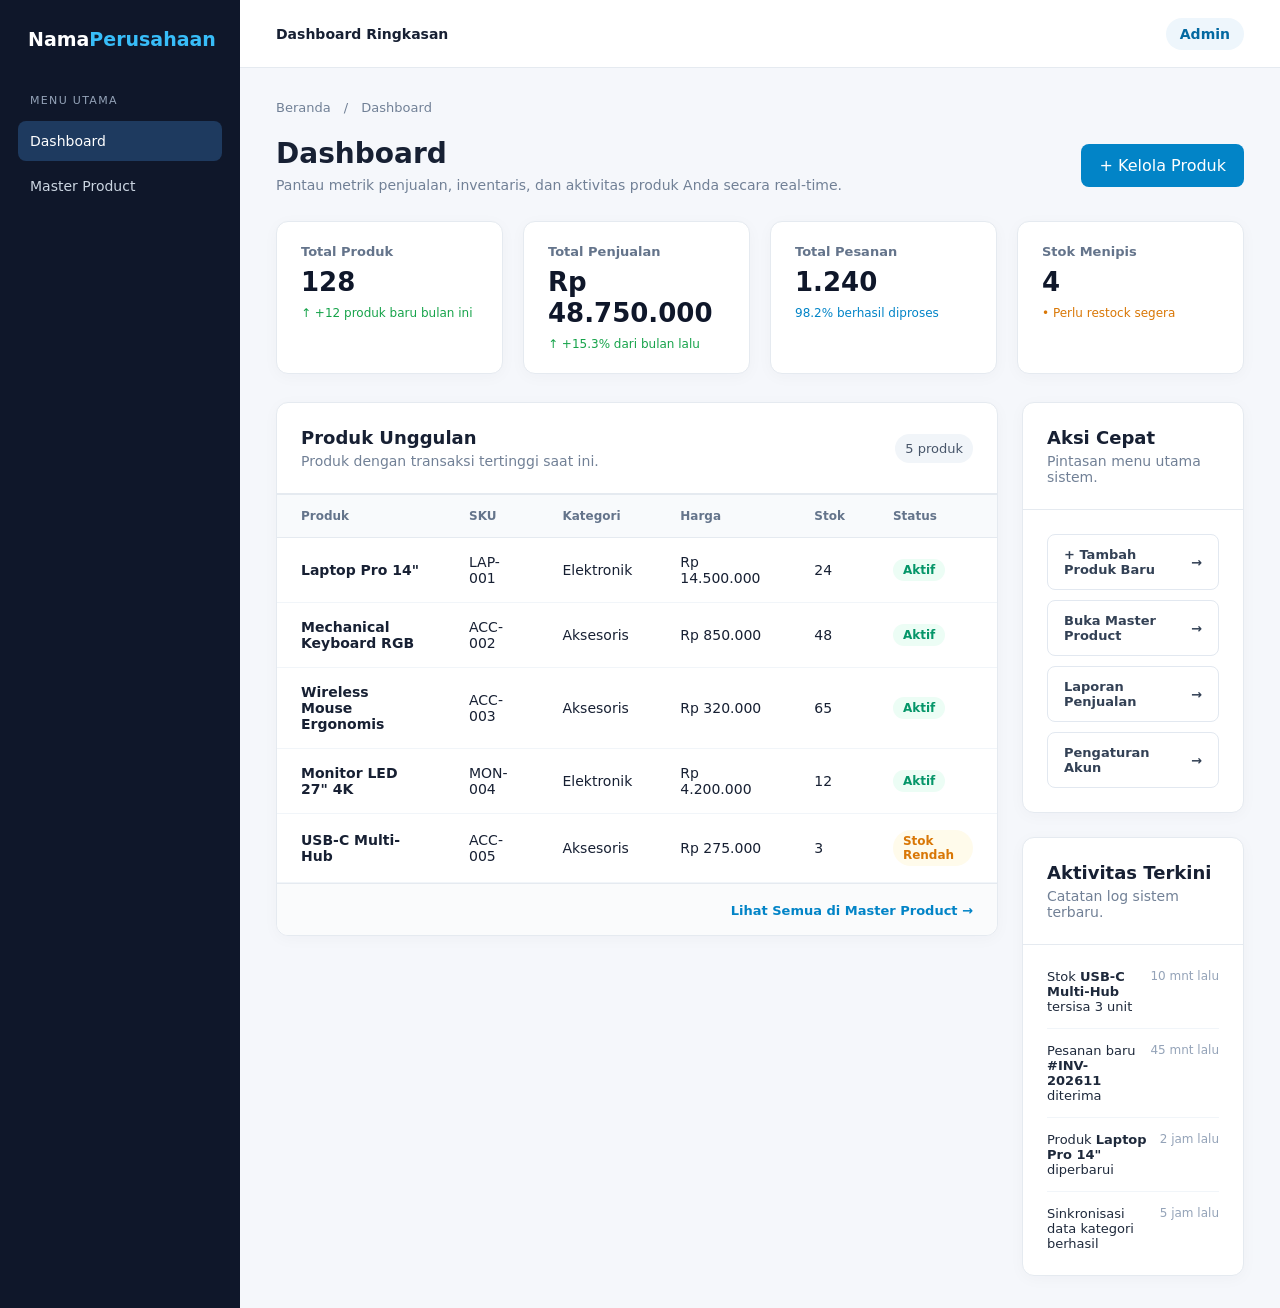
<file: index.html>
<!doctype html>
<html lang="id">
<head>
  <meta charset="utf-8">
  <meta name="viewport" content="width=device-width, initial-scale=1">
  <title>Dashboard</title>
  <link rel="stylesheet" href="master-product.css">
</head>
<body>
  <div class="layout">
    <aside class="sidebar" aria-label="Navigasi utama">
      <a class="brand" href="index.html">Nama<span>Perusahaan</span></a>
      <p class="nav-label">MENU UTAMA</p>
      <nav>
        <a class="active" href="index.html" aria-current="page">Dashboard</a>
        <a href="master-product.html">Master Product</a>
      </nav>
    </aside>

    <div class="main-area">
      <header class="topbar"><span>Dashboard Ringkasan</span><span class="account">Admin</span></header>

      <main class="content">
        <div class="breadcrumb">Beranda <span>/</span> Dashboard</div>

        <section class="heading">
          <div>
            <h1>Dashboard</h1>
            <p>Pantau metrik penjualan, inventaris, dan aktivitas produk Anda secara real-time.</p>
          </div>
          <a class="primary" href="master-product.html">+ Kelola Produk</a>
        </section>

        <!-- Kartu Metrik / Statistik -->
        <section class="stats-grid" aria-label="Ringkasan statistik">
          <div class="stat-card">
            <span class="stat-label">Total Produk</span>
            <span class="stat-value">128</span>
            <span class="stat-desc success">&uarr; +12 produk baru bulan ini</span>
          </div>
          <div class="stat-card">
            <span class="stat-label">Total Penjualan</span>
            <span class="stat-value">Rp 48.750.000</span>
            <span class="stat-desc success">&uarr; +15.3% dari bulan lalu</span>
          </div>
          <div class="stat-card">
            <span class="stat-label">Total Pesanan</span>
            <span class="stat-value">1.240</span>
            <span class="stat-desc info">98.2% berhasil diproses</span>
          </div>
          <div class="stat-card">
            <span class="stat-label">Stok Menipis</span>
            <span class="stat-value">4</span>
            <span class="stat-desc warning">&bull; Perlu restock segera</span>
          </div>
        </section>

        <!-- Layout Konten Dashboard -->
        <div class="dashboard-layout">
          <!-- Tabel Produk Unggulan -->
          <section class="card" aria-label="Produk terpopuler">
            <div class="card-head">
              <div>
                <h2>Produk Unggulan</h2>
                <p>Produk dengan transaksi tertinggi saat ini.</p>
              </div>
              <span class="count">5 produk</span>
            </div>
            <div class="table-wrap">
              <table class="table-compact">
                <thead>
                  <tr>
                    <th>Produk</th>
                    <th>SKU</th>
                    <th>Kategori</th>
                    <th>Harga</th>
                    <th>Stok</th>
                    <th>Status</th>
                  </tr>
                </thead>
                <tbody>
                  <tr>
                    <td><strong>Laptop Pro 14"</strong></td>
                    <td>LAP-001</td>
                    <td>Elektronik</td>
                    <td>Rp 14.500.000</td>
                    <td>24</td>
                    <td><span class="badge-status success">Aktif</span></td>
                  </tr>
                  <tr>
                    <td><strong>Mechanical Keyboard RGB</strong></td>
                    <td>ACC-002</td>
                    <td>Aksesoris</td>
                    <td>Rp 850.000</td>
                    <td>48</td>
                    <td><span class="badge-status success">Aktif</span></td>
                  </tr>
                  <tr>
                    <td><strong>Wireless Mouse Ergonomis</strong></td>
                    <td>ACC-003</td>
                    <td>Aksesoris</td>
                    <td>Rp 320.000</td>
                    <td>65</td>
                    <td><span class="badge-status success">Aktif</span></td>
                  </tr>
                  <tr>
                    <td><strong>Monitor LED 27" 4K</strong></td>
                    <td>MON-004</td>
                    <td>Elektronik</td>
                    <td>Rp 4.200.000</td>
                    <td>12</td>
                    <td><span class="badge-status success">Aktif</span></td>
                  </tr>
                  <tr>
                    <td><strong>USB-C Multi-Hub</strong></td>
                    <td>ACC-005</td>
                    <td>Aksesoris</td>
                    <td>Rp 275.000</td>
                    <td>3</td>
                    <td><span class="badge-status warning">Stok Rendah</span></td>
                  </tr>
                </tbody>
              </table>
            </div>
            <div class="card-footer">
              <a href="master-product.html">Lihat Semua di Master Product &rarr;</a>
            </div>
          </section>

          <!-- Kolom Samping: Aksi Cepat & Aktivitas Terkini -->
          <div style="display: flex; flex-direction: column; gap: 24px;">
            <!-- Aksi Cepat -->
            <section class="card" aria-label="Aksi Cepat">
              <div class="card-head">
                <div>
                  <h2>Aksi Cepat</h2>
                  <p>Pintasan menu utama sistem.</p>
                </div>
              </div>
              <div class="card-body">
                <div class="quick-links">
                  <a href="master-product.html" class="quick-btn">
                    <span>+ Tambah Produk Baru</span>
                    <span>&rarr;</span>
                  </a>
                  <a href="master-product.html" class="quick-btn">
                    <span>Buka Master Product</span>
                    <span>&rarr;</span>
                  </a>
                  <a href="#" class="quick-btn">
                    <span>Laporan Penjualan</span>
                    <span>&rarr;</span>
                  </a>
                  <a href="#" class="quick-btn">
                    <span>Pengaturan Akun</span>
                    <span>&rarr;</span>
                  </a>
                </div>
              </div>
            </section>

            <!-- Aktivitas Terkini -->
            <section class="card" aria-label="Aktivitas Terkini">
              <div class="card-head">
                <div>
                  <h2>Aktivitas Terkini</h2>
                  <p>Catatan log sistem terbaru.</p>
                </div>
              </div>
              <div class="card-body">
                <ul class="activity-list">
                  <li class="activity-item">
                    <span class="activity-text">Stok <strong>USB-C Multi-Hub</strong> tersisa 3 unit</span>
                    <span class="activity-time">10 mnt lalu</span>
                  </li>
                  <li class="activity-item">
                    <span class="activity-text">Pesanan baru <strong>#INV-202611</strong> diterima</span>
                    <span class="activity-time">45 mnt lalu</span>
                  </li>
                  <li class="activity-item">
                    <span class="activity-text">Produk <strong>Laptop Pro 14"</strong> diperbarui</span>
                    <span class="activity-time">2 jam lalu</span>
                  </li>
                  <li class="activity-item">
                    <span class="activity-text">Sinkronisasi data kategori berhasil</span>
                    <span class="activity-time">5 jam lalu</span>
                  </li>
                </ul>
              </div>
            </section>
          </div>
        </div>
      </main>
    </div>
  </div>
</body>
</html>
</file>
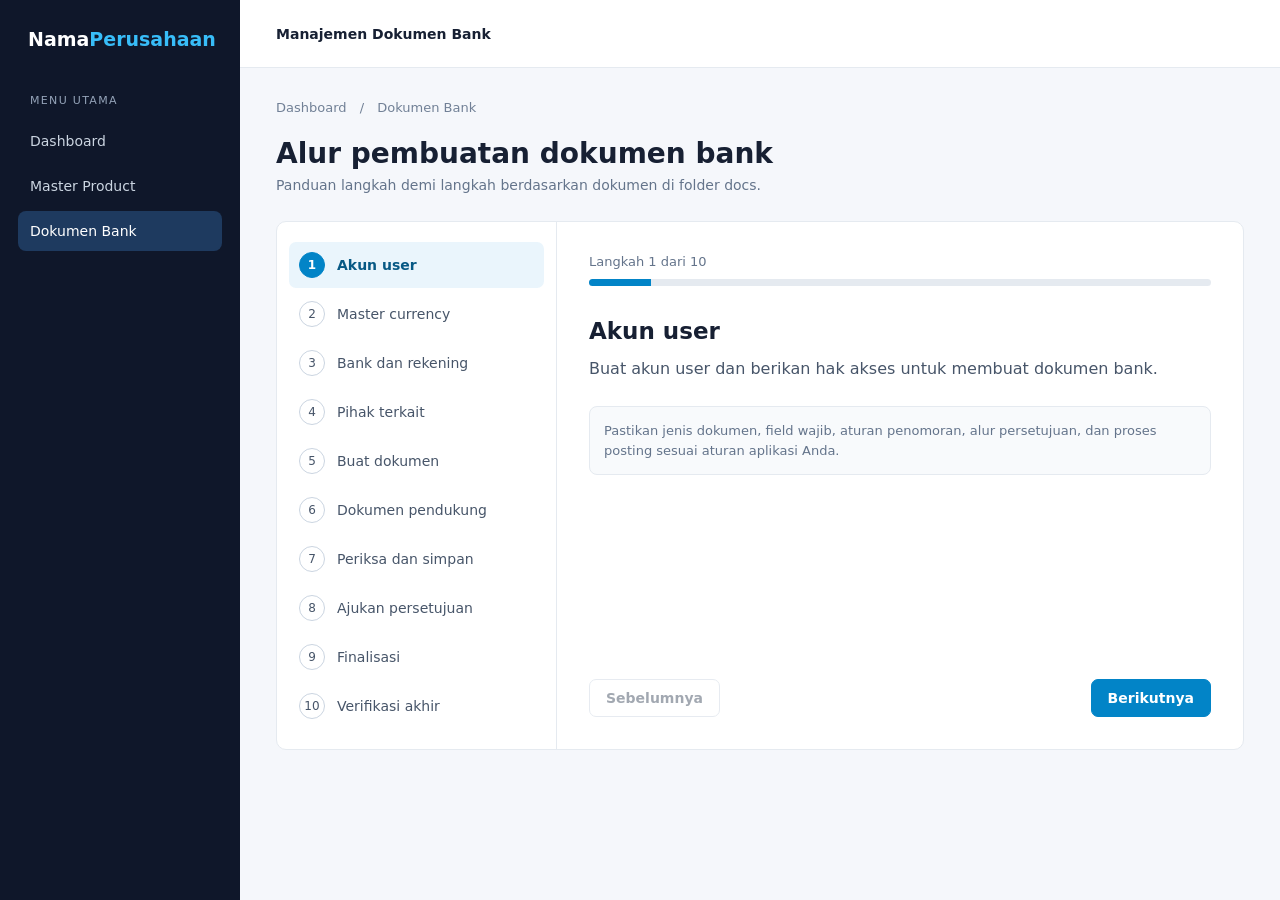
<file: dokumen-bank.html>
<!doctype html>
<html lang="id">
<head>
  <meta charset="utf-8">
  <meta name="viewport" content="width=device-width, initial-scale=1">
  <title>Alur Dokumen Bank</title>
  <style>
    :root{font-family:system-ui,-apple-system,sans-serif;color:#172033;background:#f5f7fb}*{box-sizing:border-box}body{margin:0}.layout{display:flex;min-height:100vh}.sidebar{width:240px;flex:none;background:#0f172a;color:#cbd5e1;padding:28px 18px}.brand{display:block;color:#fff;font-size:19px;font-weight:700;text-decoration:none;margin:0 10px 44px}.brand span{color:#38bdf8}.nav-label{font-size:11px;letter-spacing:.12em;margin:0 12px 14px;color:#94a3b8}.sidebar nav{display:grid;gap:5px}.sidebar nav a{color:#cbd5e1;text-decoration:none;padding:12px;border-radius:8px;font-size:14px}.sidebar nav a:hover,.sidebar nav a.active{color:#fff;background:#1e3a5f}.main-area{min-width:0;flex:1}.topbar{height:68px;background:#fff;border-bottom:1px solid #e5eaf0;display:flex;align-items:center;padding:0 36px;font-size:14px;font-weight:600}.content{max-width:1100px;margin:auto;padding:32px 36px}.breadcrumb{font-size:13px;color:#718096;margin-bottom:22px}.breadcrumb span{padding:0 9px}h1{font-size:28px;margin:0 0 7px}.intro{color:#64748b;margin:0 0 28px;font-size:14px}.widget{background:#fff;border:1px solid #e5eaf0;border-radius:10px;display:grid;grid-template-columns:280px minmax(0,1fr);overflow:hidden}.steps{border-right:1px solid #e5eaf0;padding:20px 12px;display:grid;align-content:start;gap:3px}.step{width:100%;border:0;background:transparent;text-align:left;display:flex;align-items:center;gap:12px;padding:10px;border-radius:7px;color:#475569;font:14px system-ui;cursor:pointer}.step:hover{background:#f1f5f9}.step[aria-current="step"]{background:#eaf5fc;color:#075985;font-weight:650}.number{display:grid;place-items:center;flex:none;width:26px;height:26px;border:1px solid #cbd5e1;border-radius:50%;font-size:12px}.step[aria-current="step"] .number{border-color:#0284c7;background:#0284c7;color:#fff}.step.done .number{border-color:#15803d;color:#15803d}.panel{padding:32px;min-height:410px;display:flex;flex-direction:column}.progress-label{font-size:13px;color:#64748b;margin:0 0 10px}.progress{height:7px;background:#e5eaf0;border-radius:8px;overflow:hidden}.progress span{display:block;height:100%;background:#0284c7;transition:width .15s ease}.panel h2{font-size:23px;margin:32px 0 12px}.description{font-size:16px;line-height:1.65;color:#475569;margin:0}.note{font-size:13px;color:#64748b;background:#f8fafc;border:1px solid #e5eaf0;border-radius:8px;padding:14px;margin-top:24px;line-height:1.5}.actions{display:flex;justify-content:space-between;gap:12px;margin-top:auto;padding-top:32px}button.action{border:1px solid #cbd5e1;border-radius:7px;background:#fff;color:#334155;padding:10px 16px;font:600 14px system-ui;cursor:pointer}button.action.primary{background:#0284c7;border-color:#0284c7;color:#fff}button.action:hover:not(:disabled){filter:brightness(.94)}button.action:disabled{opacity:.45;cursor:default}button:focus-visible,a:focus-visible{outline:2px solid #0284c7;outline-offset:2px}@media(max-width:800px){.layout{display:block}.sidebar{width:auto;padding:16px}.brand{margin:0 0 12px}.nav-label{display:none}.sidebar nav{display:flex;flex-wrap:wrap}.topbar{height:56px;padding:0 18px}.content{padding:24px 16px}.widget{grid-template-columns:1fr}.steps{border-right:0;border-bottom:1px solid #e5eaf0;display:flex;overflow-x:auto;padding:12px}.step{min-width:160px}.panel{padding:24px;min-height:360px}}
  </style>
</head>
<body>
  <div class="layout">
    <aside class="sidebar" aria-label="Navigasi utama">
      <a class="brand" href="index.html">Nama<span>Perusahaan</span></a>
      <p class="nav-label">MENU UTAMA</p>
      <nav><a href="index.html">Dashboard</a><a href="master-product.html">Master Product</a><a class="active" href="dokumen-bank.html" aria-current="page">Dokumen Bank</a></nav>
    </aside>
    <div class="main-area">
      <header class="topbar">Manajemen Dokumen Bank</header>
      <main class="content">
        <div class="breadcrumb">Dashboard <span>/</span> Dokumen Bank</div>
        <h1>Alur pembuatan dokumen bank</h1>
        <p class="intro">Panduan langkah demi langkah berdasarkan dokumen di folder docs.</p>
        <section class="widget" aria-label="Langkah pembuatan dokumen bank">
          <nav class="steps" id="steps" aria-label="Daftar langkah"></nav>
          <div class="panel">
            <p class="progress-label" id="progress-label"></p>
            <div class="progress" role="progressbar" aria-label="Progres panduan" aria-valuemin="1" aria-valuemax="10" id="progress"><span id="progress-fill"></span></div>
            <h2 id="title"></h2>
            <p class="description" id="description"></p>
            <p class="note">Pastikan jenis dokumen, field wajib, aturan penomoran, alur persetujuan, dan proses posting sesuai aturan aplikasi Anda.</p>
            <div class="actions"><button class="action" type="button" id="previous">Sebelumnya</button><button class="action primary" type="button" id="next">Berikutnya</button></div>
          </div>
        </section>
      </main>
    </div>
  </div>
  <script>
    const items = [
      ['Akun user','Buat akun user dan berikan hak akses untuk membuat dokumen bank.'],
      ['Master currency','Buat master currency yang akan dipakai pada dokumen.'],
      ['Bank dan rekening','Buat atau pilih data bank dan rekening bank yang terkait.'],
      ['Pihak terkait','Siapkan data pihak terkait, misalnya nasabah atau penerima, jika diperlukan.'],
      ['Buat dokumen','Buat dokumen bank baru. Isi jenis dokumen, tanggal, nomor referensi, currency, nominal, rekening, dan keterangan.'],
      ['Dokumen pendukung','Lampirkan dokumen pendukung jika proses bisnis mewajibkannya.'],
      ['Periksa dan simpan','Periksa kelengkapan serta kecocokan data, lalu simpan sebagai draft.'],
      ['Ajukan persetujuan','Ajukan dokumen untuk pemeriksaan atau persetujuan sesuai alur otorisasi.'],
      ['Finalisasi','Setelah disetujui, finalisasi atau posting dokumen. Pastikan status dan nomor dokumen tercatat.'],
      ['Verifikasi akhir','Verifikasi hasil akhir dan simpan bukti atau riwayat proses untuk audit.']
    ];
    let current = 0;
    const steps = document.getElementById('steps');
    items.forEach(([title], index) => { const button = document.createElement('button'); button.type = 'button'; button.className = 'step'; button.innerHTML = `<span class="number">${index + 1}</span><span>${title}</span>`; button.addEventListener('click', () => { current = index; render(); }); steps.append(button); });
    function render(){
      [...steps.children].forEach((button,index) => { button.classList.toggle('done', index < current); if(index === current) button.setAttribute('aria-current','step'); else button.removeAttribute('aria-current'); });
      document.getElementById('progress-label').textContent = `Langkah ${current + 1} dari ${items.length}`;
      document.getElementById('progress').setAttribute('aria-valuenow',current + 1);
      document.getElementById('progress-fill').style.width = `${(current + 1) / items.length * 100}%`;
      document.getElementById('title').textContent = items[current][0];
      document.getElementById('description').textContent = items[current][1];
      document.getElementById('previous').disabled = current === 0;
      document.getElementById('next').disabled = current === items.length - 1;
    }
    document.getElementById('previous').addEventListener('click',() => { if(current > 0){current--;render();} });
    document.getElementById('next').addEventListener('click',() => { if(current < items.length - 1){current++;render();} });
    render();
  </script>
</body>
</html>
</file>
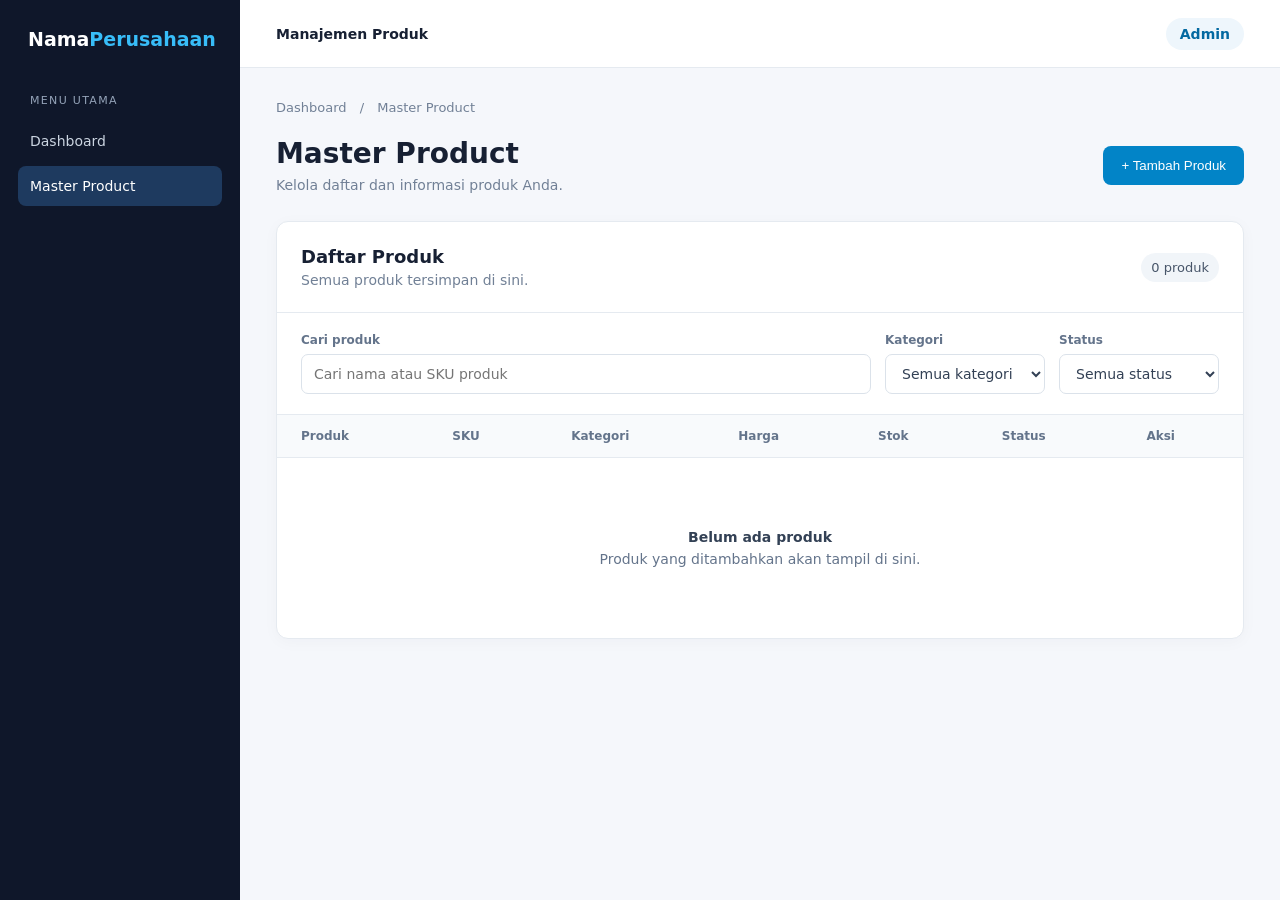
<file: master-product.html>
<!doctype html>
<html lang="id">
<head>
  <meta charset="utf-8">
  <meta name="viewport" content="width=device-width, initial-scale=1">
  <title>Master Product</title>
  <link rel="stylesheet" href="master-product.css">
</head>
<body>
  <div class="layout">
    <aside class="sidebar" aria-label="Navigasi utama">
      <a class="brand" href="index.html">Nama<span>Perusahaan</span></a>
      <p class="nav-label">MENU UTAMA</p>
      <nav>
        <a href="index.html">Dashboard</a>
        <a class="active" href="master-product.html" aria-current="page">Master Product</a>
      </nav>
    </aside>
    <div class="main-area">
      <header class="topbar"><span>Manajemen Produk</span><span class="account">Admin</span></header>
      <main class="content">
        <div class="breadcrumb">Dashboard <span>/</span> Master Product</div>
        <section class="heading">
          <div><h1>Master Product</h1><p>Kelola daftar dan informasi produk Anda.</p></div>
          <button class="primary" type="button">+ Tambah Produk</button>
        </section>
        <section class="card" aria-label="Daftar produk">
          <div class="card-head"><div><h2>Daftar Produk</h2><p>Semua produk tersimpan di sini.</p></div><span class="count">0 produk</span></div>
          <div class="filters">
            <label class="search"><span>Cari produk</span><input type="search" placeholder="Cari nama atau SKU produk"></label>
            <label><span>Kategori</span><select><option>Semua kategori</option></select></label>
            <label><span>Status</span><select><option>Semua status</option><option>Aktif</option><option>Nonaktif</option></select></label>
          </div>
          <div class="table-wrap"><table><thead><tr><th>Produk</th><th>SKU</th><th>Kategori</th><th>Harga</th><th>Stok</th><th>Status</th><th>Aksi</th></tr></thead><tbody><tr><td colspan="7" class="empty"><strong>Belum ada produk</strong><span>Produk yang ditambahkan akan tampil di sini.</span></td></tr></tbody></table></div>
        </section>
      </main>
    </div>
  </div>
</body>
</html>
</file>
<file: master-product.css>
:root {
  font-family: system-ui, -apple-system, sans-serif;
  color: #172033;
  background: #f5f7fb;
}

* {
  box-sizing: border-box;
}

body {
  margin: 0;
}

.layout {
  display: flex;
  min-height: 100vh;
}

.sidebar {
  width: 240px;
  flex: none;
  background: #0f172a;
  color: #94a3b8;
  padding: 28px 18px;
}

.brand {
  display: block;
  color: white;
  font-size: 19px;
  font-weight: 700;
  text-decoration: none;
  margin: 0 10px 44px;
}

.brand span {
  color: #38bdf8;
}

.nav-label {
  font-size: 11px;
  letter-spacing: .12em;
  margin: 0 12px 14px;
}

.sidebar nav {
  display: grid;
  gap: 5px;
}

.sidebar nav a {
  color: #cbd5e1;
  text-decoration: none;
  padding: 12px;
  border-radius: 8px;
  font-size: 14px;
}

.sidebar nav a:hover,
.sidebar nav a.active {
  color: white;
  background: #1e3a5f;
}

.main-area {
  min-width: 0;
  flex: 1;
}

.topbar {
  height: 68px;
  background: white;
  border-bottom: 1px solid #e5eaf0;
  display: flex;
  align-items: center;
  justify-content: space-between;
  padding: 0 36px;
  font-size: 14px;
  font-weight: 600;
}

.account {
  background: #eef6fc;
  color: #0369a1;
  border-radius: 20px;
  padding: 8px 14px;
}

.content {
  max-width: 1400px;
  margin: auto;
  padding: 32px 36px;
}

.breadcrumb {
  font-size: 13px;
  color: #718096;
  margin-bottom: 22px;
}

.breadcrumb span {
  padding: 0 9px;
}

.heading,
.card-head {
  display: flex;
  align-items: center;
  justify-content: space-between;
  gap: 20px;
}

.heading {
  margin-bottom: 28px;
}

h1 {
  font-size: 28px;
  margin: 0 0 7px;
}

h2 {
  font-size: 18px;
  margin: 0 0 5px;
}

.heading p,
.card-head p {
  color: #718096;
  margin: 0;
  font-size: 14px;
}

.primary {
  border: 0;
  border-radius: 8px;
  background: #0284c7;
  color: #fff;
  padding: 12px 18px;
  font: 600 14px inherit;
  cursor: pointer;
  text-decoration: none;
  display: inline-flex;
  align-items: center;
  justify-content: center;
}

.primary:hover {
  background: #0369a1;
}

.card {
  background: white;
  border: 1px solid #e5eaf0;
  border-radius: 12px;
  box-shadow: 0 3px 16px #17203308;
}

.card-head {
  padding: 24px;
  border-bottom: 1px solid #e5eaf0;
}

.card-body {
  padding: 24px;
}

.card-footer {
  padding: 16px 24px;
  border-top: 1px solid #e5eaf0;
  background: #fafbfc;
  border-radius: 0 0 12px 12px;
  text-align: right;
}

.card-footer a {
  color: #0284c7;
  font-size: 13px;
  font-weight: 600;
  text-decoration: none;
}

.card-footer a:hover {
  text-decoration: underline;
}

.count {
  font-size: 13px;
  color: #475569;
  background: #f1f5f9;
  padding: 7px 10px;
  border-radius: 20px;
}

.filters {
  display: flex;
  gap: 14px;
  padding: 20px 24px;
  flex-wrap: wrap;
}

.filters label {
  display: grid;
  gap: 7px;
  font-size: 12px;
  color: #64748b;
  font-weight: 600;
}

.filters .search {
  flex: 1;
  min-width: 210px;
}

.filters input,
.filters select {
  height: 40px;
  border: 1px solid #dbe2ea;
  background: white;
  border-radius: 7px;
  padding: 0 12px;
  font: 14px system-ui;
  color: #334155;
  min-width: 160px;
}

.filters input {
  width: 100%;
}

.table-wrap {
  overflow-x: auto;
}

table {
  border-collapse: collapse;
  width: 100%;
  min-width: 720px;
  font-size: 14px;
}

th {
  text-align: left;
  background: #f8fafc;
  color: #64748b;
  font-size: 12px;
  font-weight: 700;
  padding: 14px 24px;
  border-block: 1px solid #e5eaf0;
}

td {
  padding: 24px;
}

.table-compact td {
  padding: 16px 24px;
  border-bottom: 1px solid #f1f5f9;
}

.empty {
  text-align: center;
  height: 180px;
  color: #64748b;
}

.empty strong,
.empty span {
  display: block;
}

.empty strong {
  color: #334155;
  margin-bottom: 6px;
}

/* Dashboard Khusus */
.stats-grid {
  display: grid;
  grid-template-columns: repeat(auto-fit, minmax(220px, 1fr));
  gap: 20px;
  margin-bottom: 28px;
}

.stat-card {
  background: white;
  border: 1px solid #e5eaf0;
  border-radius: 12px;
  padding: 22px 24px;
  box-shadow: 0 3px 16px #17203308;
  display: flex;
  flex-direction: column;
}

.stat-label {
  font-size: 13px;
  font-weight: 600;
  color: #64748b;
  margin-bottom: 8px;
}

.stat-value {
  font-size: 26px;
  font-weight: 700;
  color: #0f172a;
  line-height: 1.2;
  margin-bottom: 8px;
}

.stat-desc {
  font-size: 12px;
  font-weight: 500;
  display: flex;
  align-items: center;
  gap: 6px;
}

.stat-desc.success {
  color: #16a34a;
}

.stat-desc.warning {
  color: #d97706;
}

.stat-desc.info {
  color: #0284c7;
}

.dashboard-layout {
  display: grid;
  grid-template-columns: 2fr 1fr;
  gap: 24px;
  align-items: start;
}

.badge-status {
  display: inline-block;
  padding: 4px 10px;
  font-size: 12px;
  font-weight: 600;
  border-radius: 20px;
}

.badge-status.success {
  background: #ecfdf5;
  color: #059669;
}

.badge-status.warning {
  background: #fffbeb;
  color: #d97706;
}

.badge-status.danger {
  background: #fef2f2;
  color: #dc2626;
}

.quick-links {
  display: grid;
  gap: 10px;
}

.quick-btn {
  display: flex;
  align-items: center;
  justify-content: space-between;
  padding: 12px 16px;
  border: 1px solid #e2e8f0;
  border-radius: 8px;
  color: #334155;
  text-decoration: none;
  font-size: 13px;
  font-weight: 600;
  transition: all .15s ease;
}

.quick-btn:hover {
  background: #f8fafc;
  border-color: #cbd5e1;
  color: #0284c7;
}

.activity-list {
  list-style: none;
  padding: 0;
  margin: 0;
}

.activity-item {
  display: flex;
  justify-content: space-between;
  align-items: flex-start;
  padding: 14px 0;
  border-bottom: 1px solid #f1f5f9;
  font-size: 13px;
}

.activity-item:last-child {
  border-bottom: none;
  padding-bottom: 0;
}

.activity-item:first-child {
  padding-top: 0;
}

.activity-text {
  color: #1e293b;
}

.activity-time {
  color: #94a3b8;
  font-size: 12px;
  white-space: nowrap;
  margin-left: 12px;
}

@media (max-width: 1024px) {
  .dashboard-layout {
    grid-template-columns: 1fr;
  }
}

@media (max-width: 760px) {
  .layout {
    display: block;
  }
  .sidebar {
    width: auto;
    padding: 16px;
  }
  .brand {
    margin: 0 0 12px;
  }
  .nav-label {
    display: none;
  }
  .sidebar nav {
    display: flex;
  }
  .topbar {
    height: 56px;
    padding: 0 18px;
  }
  .content {
    padding: 24px 16px;
  }
  .heading {
    align-items: flex-start;
    flex-direction: column;
  }
  .card-head {
    padding: 18px;
  }
  .filters {
    padding: 18px;
  }
  .filters label {
    flex: 1;
  }
  .filters input,
  .filters select {
    min-width: 0;
  }
}
</file>
